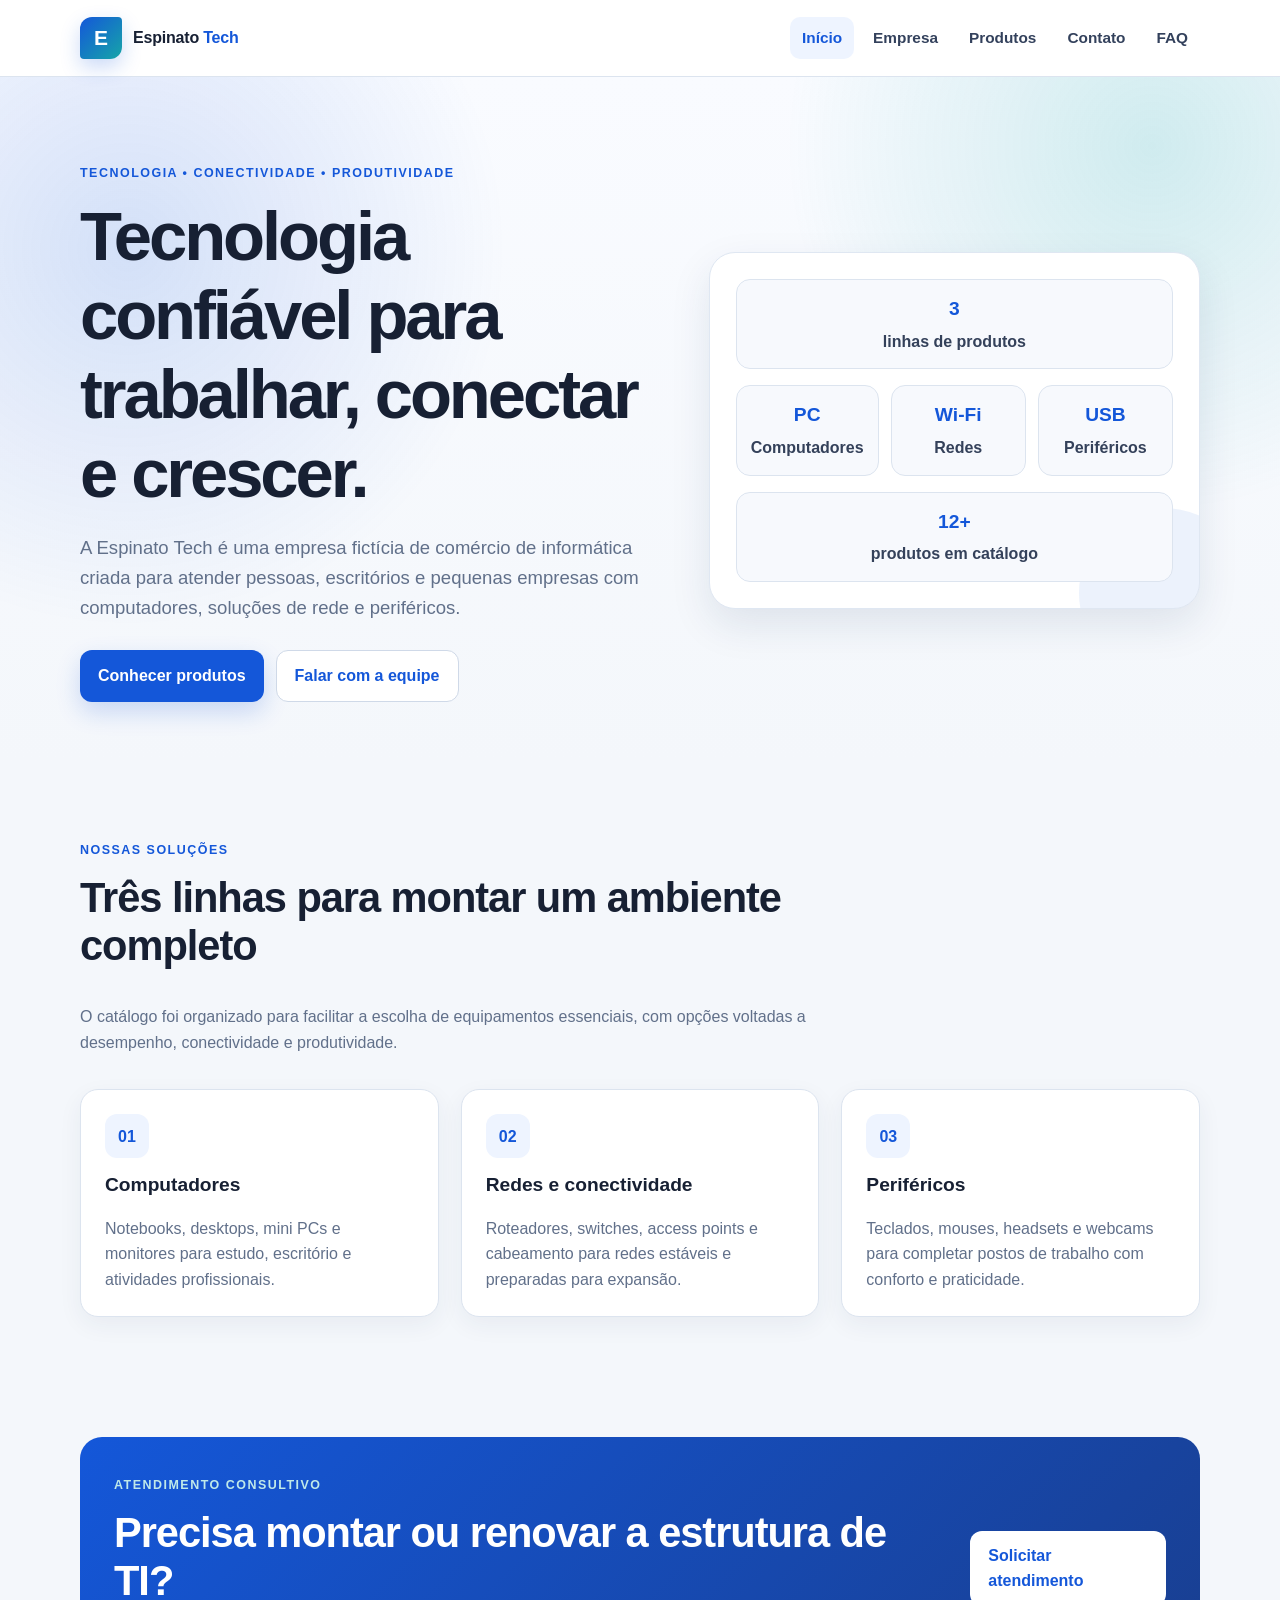
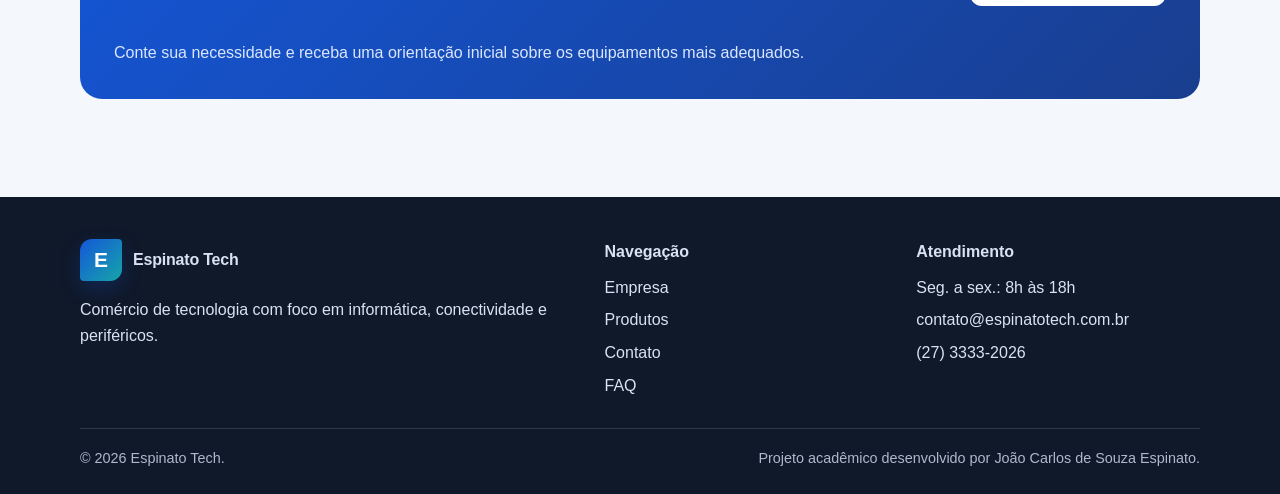
<file: index.html>
<!doctype html>
<html lang="pt-BR">
<head>
  <meta charset="utf-8">
  <meta name="viewport" content="width=device-width, initial-scale=1">
  <meta name="description" content="Espinato Tech - comércio de informática, redes e periféricos. Projeto acadêmico de site desenvolvido do zero.">
  <title>Espinato Tech | Tecnologia para o seu negócio</title>
  <link rel="stylesheet" href="assets/styles.css">
</head>
<body>
<a class="skip-link" href="#conteudo">Ir para o conteúdo</a>
<header class="site-header">
  <div class="container header-inner">
    <a class="brand" href="index.html" aria-label="Espinato Tech - página inicial"><span class="brand-mark" aria-hidden="true">E</span><span class="brand-name">Espinato <span>Tech</span></span></a>
    <button class="menu-button" aria-expanded="false" aria-label="Abrir menu">☰ Menu</button>
    <nav class="site-nav" aria-label="Navegação principal">
      <a class="active" href="index.html">Início</a><a href="empresa.html">Empresa</a><a href="produtos.html">Produtos</a><a href="contato.html">Contato</a><a href="faq.html">FAQ</a>
    </nav>
  </div>
</header>
<main id="conteudo">
  <section class="hero">
    <div class="container hero-grid">
      <div>
        <span class="eyebrow">Tecnologia • Conectividade • Produtividade</span>
        <h1>Tecnologia confiável para trabalhar, conectar e crescer.</h1>
        <p class="lead">A Espinato Tech é uma empresa fictícia de comércio de informática criada para atender pessoas, escritórios e pequenas empresas com computadores, soluções de rede e periféricos.</p>
        <div class="hero-actions"><a class="btn btn-primary" href="produtos.html">Conhecer produtos</a><a class="btn btn-secondary" href="contato.html">Falar com a equipe</a></div>
      </div>
      <aside class="hero-card" aria-label="Principais linhas de produtos">
        <div class="network-illustration">
          <div class="net-node"><strong>3</strong>linhas de produtos</div>
          <div class="net-row">
            <div class="net-node"><strong>PC</strong>Computadores</div>
            <div class="net-node"><strong>Wi-Fi</strong>Redes</div>
            <div class="net-node"><strong>USB</strong>Periféricos</div>
          </div>
          <div class="net-node"><strong>12+</strong>produtos em catálogo</div>
        </div>
      </aside>
    </div>
  </section>

  <section class="section">
    <div class="container">
      <div class="section-head"><span class="eyebrow">Nossas soluções</span><h2>Três linhas para montar um ambiente completo</h2><p>O catálogo foi organizado para facilitar a escolha de equipamentos essenciais, com opções voltadas a desempenho, conectividade e produtividade.</p></div>
      <div class="grid-3">
        <article class="card"><div class="icon-chip">01</div><h3>Computadores</h3><p>Notebooks, desktops, mini PCs e monitores para estudo, escritório e atividades profissionais.</p></article>
        <article class="card"><div class="icon-chip">02</div><h3>Redes e conectividade</h3><p>Roteadores, switches, access points e cabeamento para redes estáveis e preparadas para expansão.</p></article>
        <article class="card"><div class="icon-chip">03</div><h3>Periféricos</h3><p>Teclados, mouses, headsets e webcams para completar postos de trabalho com conforto e praticidade.</p></article>
      </div>
    </div>
  </section>

  <section class="section-tight">
    <div class="container callout">
      <div><span class="eyebrow" style="color:#bfe9e9">Atendimento consultivo</span><h2>Precisa montar ou renovar a estrutura de TI?</h2><p>Conte sua necessidade e receba uma orientação inicial sobre os equipamentos mais adequados.</p></div>
      <a class="btn btn-secondary" href="contato.html">Solicitar atendimento</a>
    </div>
  </section>
</main>
<footer class="site-footer">
  <div class="container"><div class="footer-grid"><div><a class="brand" href="index.html"><span class="brand-mark">E</span><span>Espinato Tech</span></a><p>Comércio de tecnologia com foco em informática, conectividade e periféricos.</p></div><div><strong>Navegação</strong><ul><li><a href="empresa.html">Empresa</a></li><li><a href="produtos.html">Produtos</a></li><li><a href="contato.html">Contato</a></li><li><a href="faq.html">FAQ</a></li></ul></div><div><strong>Atendimento</strong><ul><li>Seg. a sex.: 8h às 18h</li><li>contato@espinatotech.com.br</li><li>(27) 3333-2026</li></ul></div></div><div class="footer-bottom"><span>© 2026 Espinato Tech.</span><span>Projeto acadêmico desenvolvido por João Carlos de Souza Espinato.</span></div></div>
</footer>
<script src="assets/script.js"></script>
</body>
</html>
</file>
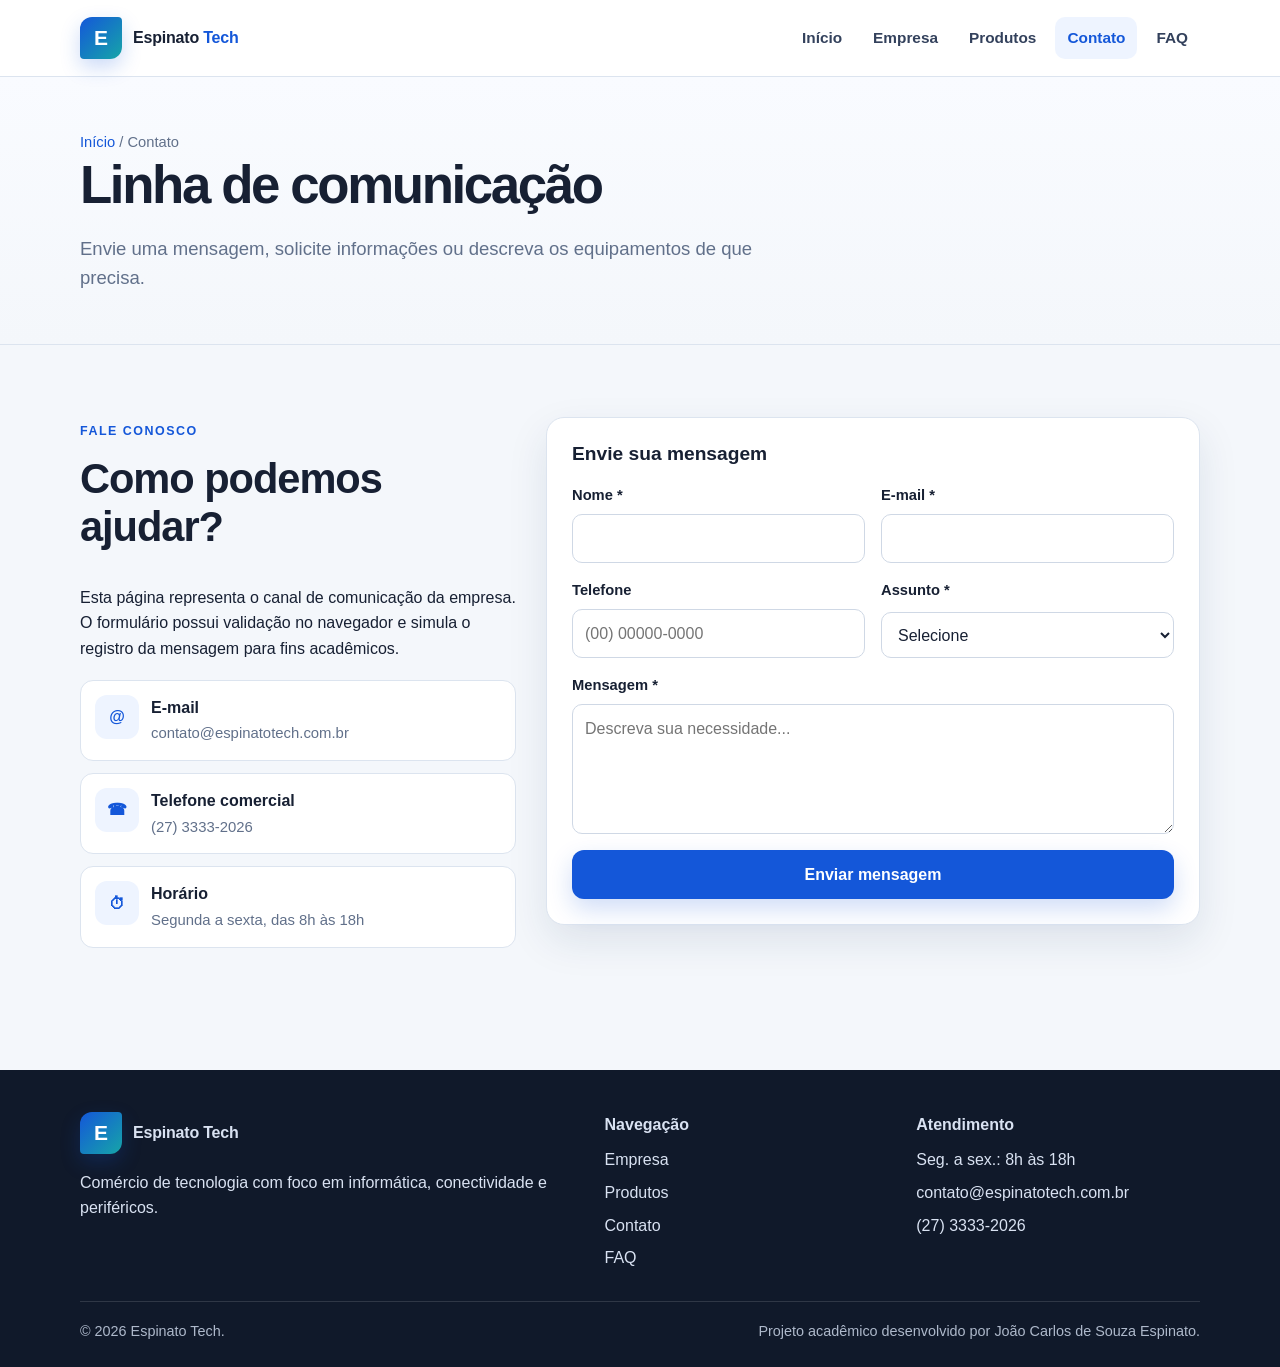
<file: contato.html>
<!doctype html>
<html lang="pt-BR">
<head><meta charset="utf-8"><meta name="viewport" content="width=device-width, initial-scale=1"><meta name="description" content="Entre em contato com a Espinato Tech."><title>Contato | Espinato Tech</title><link rel="stylesheet" href="assets/styles.css"></head>
<body>
<a class="skip-link" href="#conteudo">Ir para o conteúdo</a>
<header class="site-header"><div class="container header-inner"><a class="brand" href="index.html"><span class="brand-mark">E</span><span class="brand-name">Espinato <span>Tech</span></span></a><button class="menu-button" aria-expanded="false" aria-label="Abrir menu">☰ Menu</button><nav class="site-nav"><a href="index.html">Início</a><a href="empresa.html">Empresa</a><a href="produtos.html">Produtos</a><a class="active" href="contato.html">Contato</a><a href="faq.html">FAQ</a></nav></div></header>
<main id="conteudo">
  <section class="page-hero"><div class="container"><div class="breadcrumb"><a href="index.html">Início</a> / Contato</div><h1>Linha de comunicação</h1><p class="lead">Envie uma mensagem, solicite informações ou descreva os equipamentos de que precisa.</p></div></section>
  <section class="section"><div class="container contact-layout"><div><span class="eyebrow">Fale conosco</span><h2>Como podemos ajudar?</h2><p>Esta página representa o canal de comunicação da empresa. O formulário possui validação no navegador e simula o registro da mensagem para fins acadêmicos.</p><div class="contact-list"><div class="contact-item"><div class="icon-chip" style="margin:0">@</div><div><strong>E-mail</strong><span>contato@espinatotech.com.br</span></div></div><div class="contact-item"><div class="icon-chip" style="margin:0">☎</div><div><strong>Telefone comercial</strong><span>(27) 3333-2026</span></div></div><div class="contact-item"><div class="icon-chip" style="margin:0">⏱</div><div><strong>Horário</strong><span>Segunda a sexta, das 8h às 18h</span></div></div></div></div>
  <form class="form-card" id="contact-form"><h3>Envie sua mensagem</h3><div class="form-grid"><div class="field"><label for="nome">Nome *</label><input id="nome" name="nome" autocomplete="name" required></div><div class="field"><label for="email">E-mail *</label><input id="email" name="email" type="email" autocomplete="email" required></div><div class="field"><label for="telefone">Telefone</label><input id="telefone" name="telefone" type="tel" autocomplete="tel" placeholder="(00) 00000-0000"></div><div class="field"><label for="assunto">Assunto *</label><select id="assunto" name="assunto" required><option value="">Selecione</option><option>Informações sobre produtos</option><option>Solicitação de orçamento</option><option>Suporte pré-venda</option><option>Outros assuntos</option></select></div><div class="field full"><label for="mensagem">Mensagem *</label><textarea id="mensagem" name="mensagem" required placeholder="Descreva sua necessidade..."></textarea></div><div class="field full"><button class="btn btn-primary" type="submit">Enviar mensagem</button></div></div><div id="form-message" class="form-message" role="status"></div></form>
  </div></section>
</main>
<footer class="site-footer"><div class="container"><div class="footer-grid"><div><a class="brand" href="index.html"><span class="brand-mark">E</span><span>Espinato Tech</span></a><p>Comércio de tecnologia com foco em informática, conectividade e periféricos.</p></div><div><strong>Navegação</strong><ul><li><a href="empresa.html">Empresa</a></li><li><a href="produtos.html">Produtos</a></li><li><a href="contato.html">Contato</a></li><li><a href="faq.html">FAQ</a></li></ul></div><div><strong>Atendimento</strong><ul><li>Seg. a sex.: 8h às 18h</li><li>contato@espinatotech.com.br</li><li>(27) 3333-2026</li></ul></div></div><div class="footer-bottom"><span>© 2026 Espinato Tech.</span><span>Projeto acadêmico desenvolvido por João Carlos de Souza Espinato.</span></div></div></footer>
<script src="assets/script.js"></script></body></html>
</file>
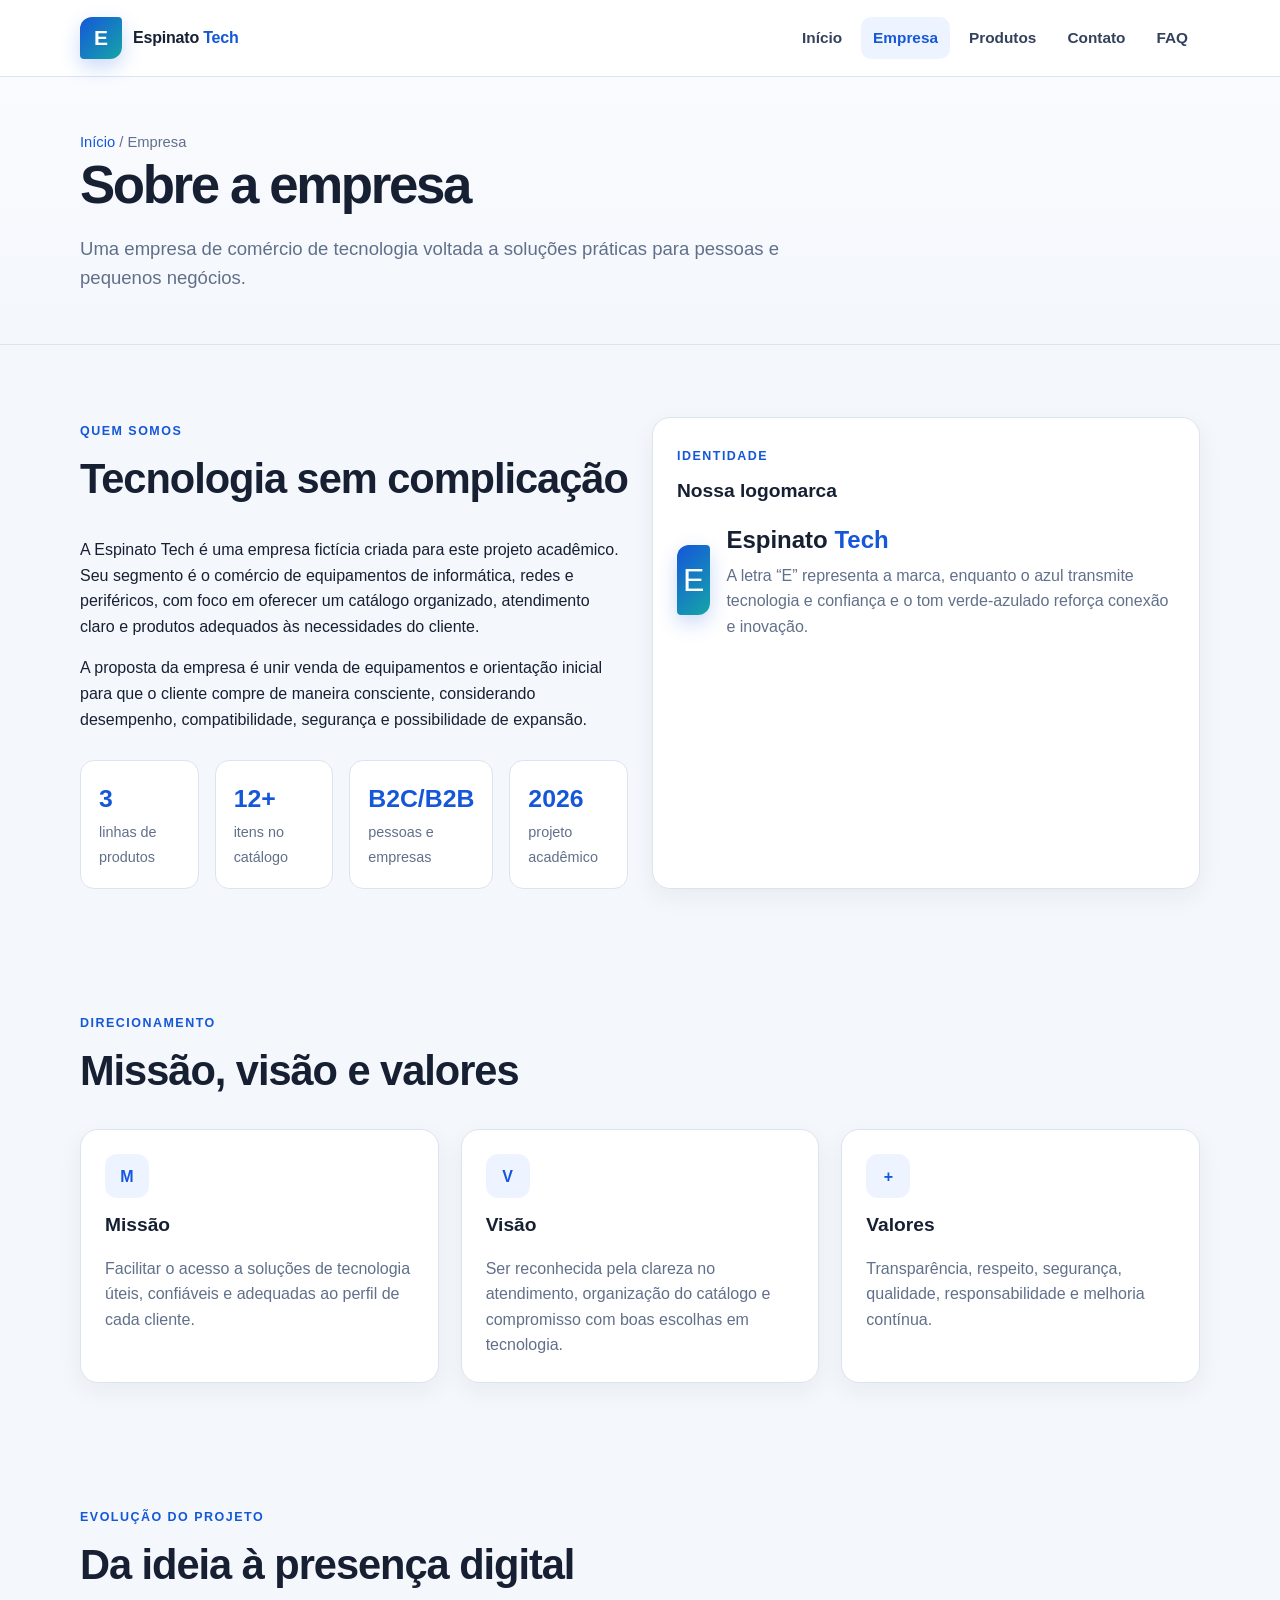
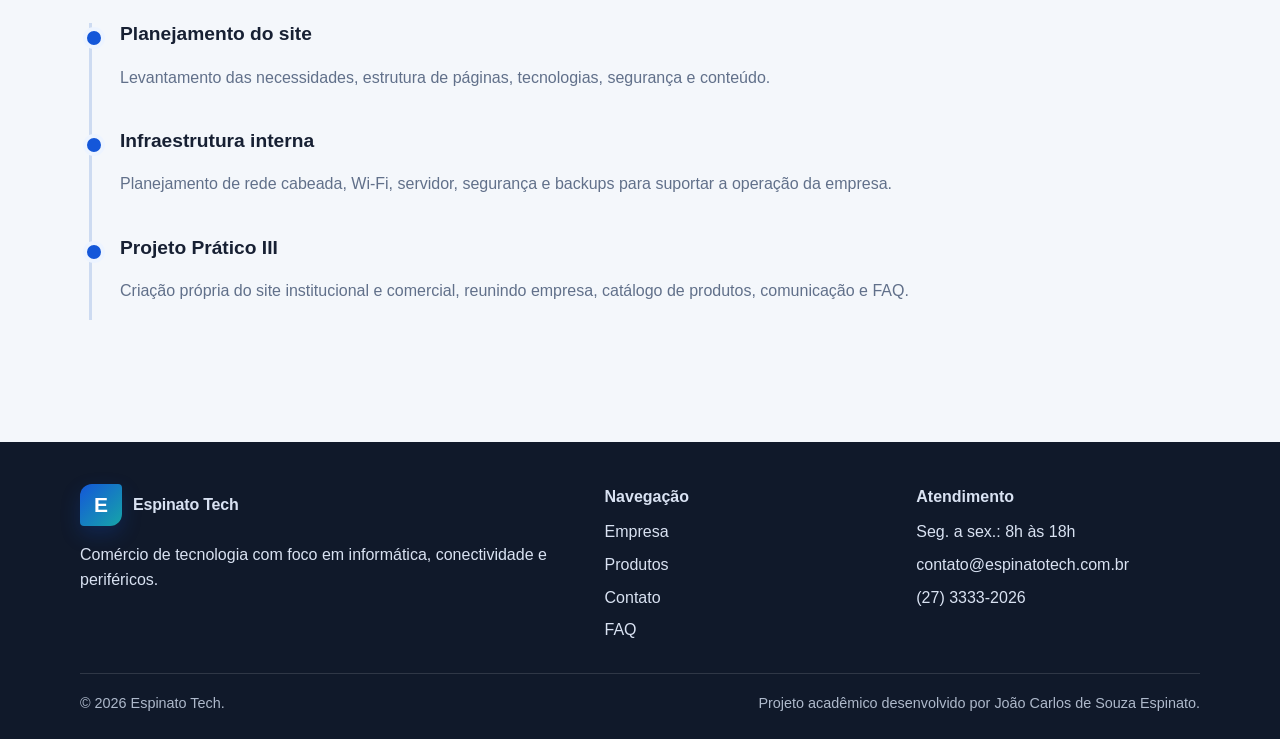
<file: empresa.html>
<!doctype html>
<html lang="pt-BR">
<head><meta charset="utf-8"><meta name="viewport" content="width=device-width, initial-scale=1"><meta name="description" content="Conheça a Espinato Tech, sua proposta, missão, visão e valores."><title>Empresa | Espinato Tech</title><link rel="stylesheet" href="assets/styles.css"></head>
<body>
<a class="skip-link" href="#conteudo">Ir para o conteúdo</a>
<header class="site-header"><div class="container header-inner"><a class="brand" href="index.html"><span class="brand-mark">E</span><span class="brand-name">Espinato <span>Tech</span></span></a><button class="menu-button" aria-expanded="false" aria-label="Abrir menu">☰ Menu</button><nav class="site-nav"><a href="index.html">Início</a><a class="active" href="empresa.html">Empresa</a><a href="produtos.html">Produtos</a><a href="contato.html">Contato</a><a href="faq.html">FAQ</a></nav></div></header>
<main id="conteudo">
  <section class="page-hero"><div class="container"><div class="breadcrumb"><a href="index.html">Início</a> / Empresa</div><h1>Sobre a empresa</h1><p class="lead">Uma empresa de comércio de tecnologia voltada a soluções práticas para pessoas e pequenos negócios.</p></div></section>
  <section class="section"><div class="container grid-2"><div><span class="eyebrow">Quem somos</span><h2>Tecnologia sem complicação</h2><p>A Espinato Tech é uma empresa fictícia criada para este projeto acadêmico. Seu segmento é o comércio de equipamentos de informática, redes e periféricos, com foco em oferecer um catálogo organizado, atendimento claro e produtos adequados às necessidades do cliente.</p><p>A proposta da empresa é unir venda de equipamentos e orientação inicial para que o cliente compre de maneira consciente, considerando desempenho, compatibilidade, segurança e possibilidade de expansão.</p><div class="stats"><div class="stat"><strong>3</strong><span>linhas de produtos</span></div><div class="stat"><strong>12+</strong><span>itens no catálogo</span></div><div class="stat"><strong>B2C/B2B</strong><span>pessoas e empresas</span></div><div class="stat"><strong>2026</strong><span>projeto acadêmico</span></div></div></div><aside class="card"><span class="eyebrow">Identidade</span><h3>Nossa logomarca</h3><div style="display:flex;align-items:center;gap:16px;margin:18px 0"><span class="brand-mark" style="width:70px;height:70px;font-size:32px">E</span><div><strong style="font-size:1.5rem">Espinato <span style="color:var(--primary)">Tech</span></strong><p style="margin:.2rem 0 0">A letra “E” representa a marca, enquanto o azul transmite tecnologia e confiança e o tom verde-azulado reforça conexão e inovação.</p></div></div></aside></div></section>
  <section class="section-tight"><div class="container"><div class="section-head"><span class="eyebrow">Direcionamento</span><h2>Missão, visão e valores</h2></div><div class="grid-3"><article class="card"><div class="icon-chip">M</div><h3>Missão</h3><p>Facilitar o acesso a soluções de tecnologia úteis, confiáveis e adequadas ao perfil de cada cliente.</p></article><article class="card"><div class="icon-chip">V</div><h3>Visão</h3><p>Ser reconhecida pela clareza no atendimento, organização do catálogo e compromisso com boas escolhas em tecnologia.</p></article><article class="card"><div class="icon-chip">+</div><h3>Valores</h3><p>Transparência, respeito, segurança, qualidade, responsabilidade e melhoria contínua.</p></article></div></div></section>
  <section class="section"><div class="container"><div class="section-head"><span class="eyebrow">Evolução do projeto</span><h2>Da ideia à presença digital</h2></div><div class="timeline"><article><h3>Planejamento do site</h3><p>Levantamento das necessidades, estrutura de páginas, tecnologias, segurança e conteúdo.</p></article><article><h3>Infraestrutura interna</h3><p>Planejamento de rede cabeada, Wi‑Fi, servidor, segurança e backups para suportar a operação da empresa.</p></article><article><h3>Projeto Prático III</h3><p>Criação própria do site institucional e comercial, reunindo empresa, catálogo de produtos, comunicação e FAQ.</p></article></div></div></section>
</main>
<footer class="site-footer"><div class="container"><div class="footer-grid"><div><a class="brand" href="index.html"><span class="brand-mark">E</span><span>Espinato Tech</span></a><p>Comércio de tecnologia com foco em informática, conectividade e periféricos.</p></div><div><strong>Navegação</strong><ul><li><a href="empresa.html">Empresa</a></li><li><a href="produtos.html">Produtos</a></li><li><a href="contato.html">Contato</a></li><li><a href="faq.html">FAQ</a></li></ul></div><div><strong>Atendimento</strong><ul><li>Seg. a sex.: 8h às 18h</li><li>contato@espinatotech.com.br</li><li>(27) 3333-2026</li></ul></div></div><div class="footer-bottom"><span>© 2026 Espinato Tech.</span><span>Projeto acadêmico desenvolvido por João Carlos de Souza Espinato.</span></div></div></footer>
<script src="assets/script.js"></script></body></html>
</file>
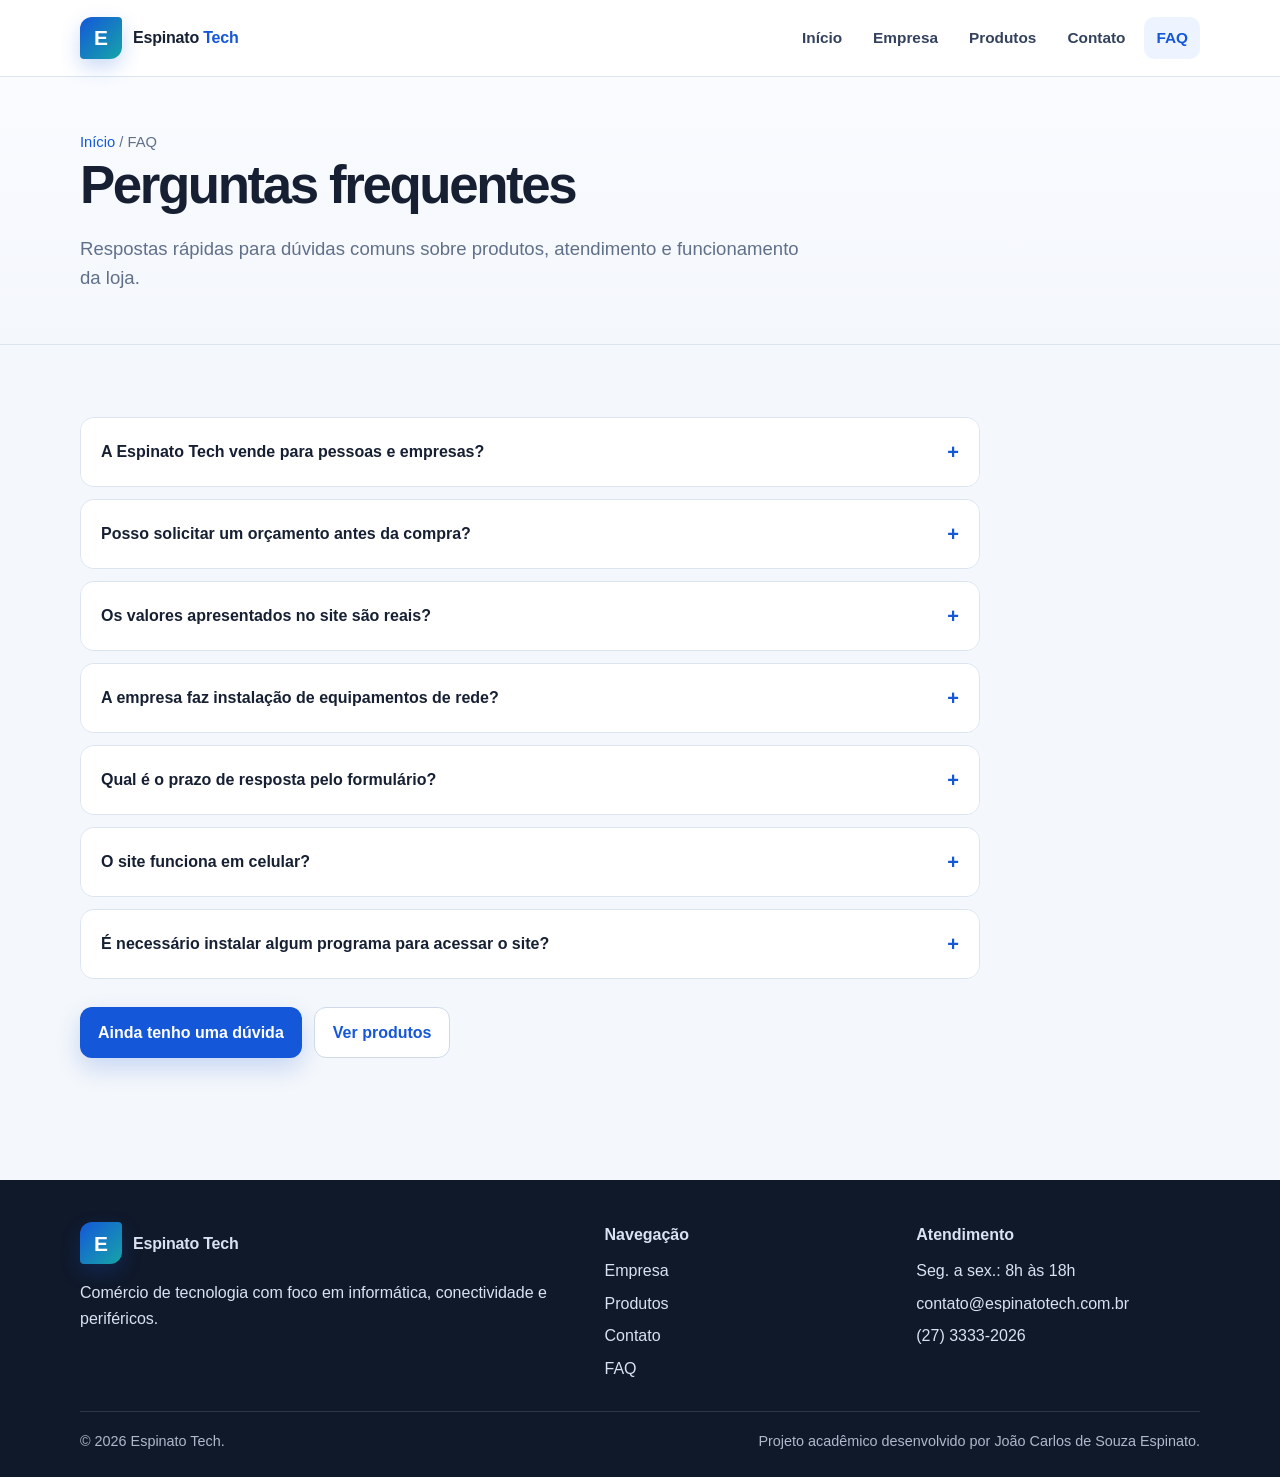
<file: faq.html>
<!doctype html>
<html lang="pt-BR">
<head><meta charset="utf-8"><meta name="viewport" content="width=device-width, initial-scale=1"><meta name="description" content="Perguntas frequentes da Espinato Tech."><title>FAQ | Espinato Tech</title><link rel="stylesheet" href="assets/styles.css"></head>
<body>
<a class="skip-link" href="#conteudo">Ir para o conteúdo</a>
<header class="site-header"><div class="container header-inner"><a class="brand" href="index.html"><span class="brand-mark">E</span><span class="brand-name">Espinato <span>Tech</span></span></a><button class="menu-button" aria-expanded="false" aria-label="Abrir menu">☰ Menu</button><nav class="site-nav"><a href="index.html">Início</a><a href="empresa.html">Empresa</a><a href="produtos.html">Produtos</a><a href="contato.html">Contato</a><a class="active" href="faq.html">FAQ</a></nav></div></header>
<main id="conteudo">
  <section class="page-hero"><div class="container"><div class="breadcrumb"><a href="index.html">Início</a> / FAQ</div><h1>Perguntas frequentes</h1><p class="lead">Respostas rápidas para dúvidas comuns sobre produtos, atendimento e funcionamento da loja.</p></div></section>
  <section class="section"><div class="container"><div class="faq-list">
    <article class="faq-item"><button class="faq-question" aria-expanded="false"><span>A Espinato Tech vende para pessoas e empresas?</span><span>+</span></button><div class="faq-answer"><p>Sim. O catálogo foi pensado para atender clientes individuais e pequenas empresas, com produtos de informática, redes e periféricos.</p></div></article>
    <article class="faq-item"><button class="faq-question" aria-expanded="false"><span>Posso solicitar um orçamento antes da compra?</span><span>+</span></button><div class="faq-answer"><p>Sim. Na página Produtos é possível selecionar itens e, em seguida, acessar a página Contato para enviar a solicitação de orçamento.</p></div></article>
    <article class="faq-item"><button class="faq-question" aria-expanded="false"><span>Os valores apresentados no site são reais?</span><span>+</span></button><div class="faq-answer"><p>Não. Este é um projeto acadêmico, portanto os nomes dos produtos, valores e dados comerciais são fictícios e servem apenas para demonstrar o funcionamento do site.</p></div></article>
    <article class="faq-item"><button class="faq-question" aria-expanded="false"><span>A empresa faz instalação de equipamentos de rede?</span><span>+</span></button><div class="faq-answer"><p>O site apresenta equipamentos de rede e permite solicitar orientação ou orçamento. Serviços adicionais dependeriam de avaliação específica do ambiente do cliente.</p></div></article>
    <article class="faq-item"><button class="faq-question" aria-expanded="false"><span>Qual é o prazo de resposta pelo formulário?</span><span>+</span></button><div class="faq-answer"><p>Em uma operação real, a proposta seria responder em até um dia útil. Nesta versão acadêmica, o envio do formulário é apenas simulado no navegador.</p></div></article>
    <article class="faq-item"><button class="faq-question" aria-expanded="false"><span>O site funciona em celular?</span><span>+</span></button><div class="faq-answer"><p>Sim. O layout foi desenvolvido de forma responsiva para se adaptar a computadores, tablets e smartphones.</p></div></article>
    <article class="faq-item"><button class="faq-question" aria-expanded="false"><span>É necessário instalar algum programa para acessar o site?</span><span>+</span></button><div class="faq-answer"><p>Não. O site utiliza HTML, CSS e JavaScript e pode ser aberto diretamente em navegadores modernos.</p></div></article>
  </div><div class="inline-actions"><a class="btn btn-primary" href="contato.html">Ainda tenho uma dúvida</a><a class="btn btn-secondary" href="produtos.html">Ver produtos</a></div></div></section>
</main>
<footer class="site-footer"><div class="container"><div class="footer-grid"><div><a class="brand" href="index.html"><span class="brand-mark">E</span><span>Espinato Tech</span></a><p>Comércio de tecnologia com foco em informática, conectividade e periféricos.</p></div><div><strong>Navegação</strong><ul><li><a href="empresa.html">Empresa</a></li><li><a href="produtos.html">Produtos</a></li><li><a href="contato.html">Contato</a></li><li><a href="faq.html">FAQ</a></li></ul></div><div><strong>Atendimento</strong><ul><li>Seg. a sex.: 8h às 18h</li><li>contato@espinatotech.com.br</li><li>(27) 3333-2026</li></ul></div></div><div class="footer-bottom"><span>© 2026 Espinato Tech.</span><span>Projeto acadêmico desenvolvido por João Carlos de Souza Espinato.</span></div></div></footer>
<script src="assets/script.js"></script></body></html>
</file>
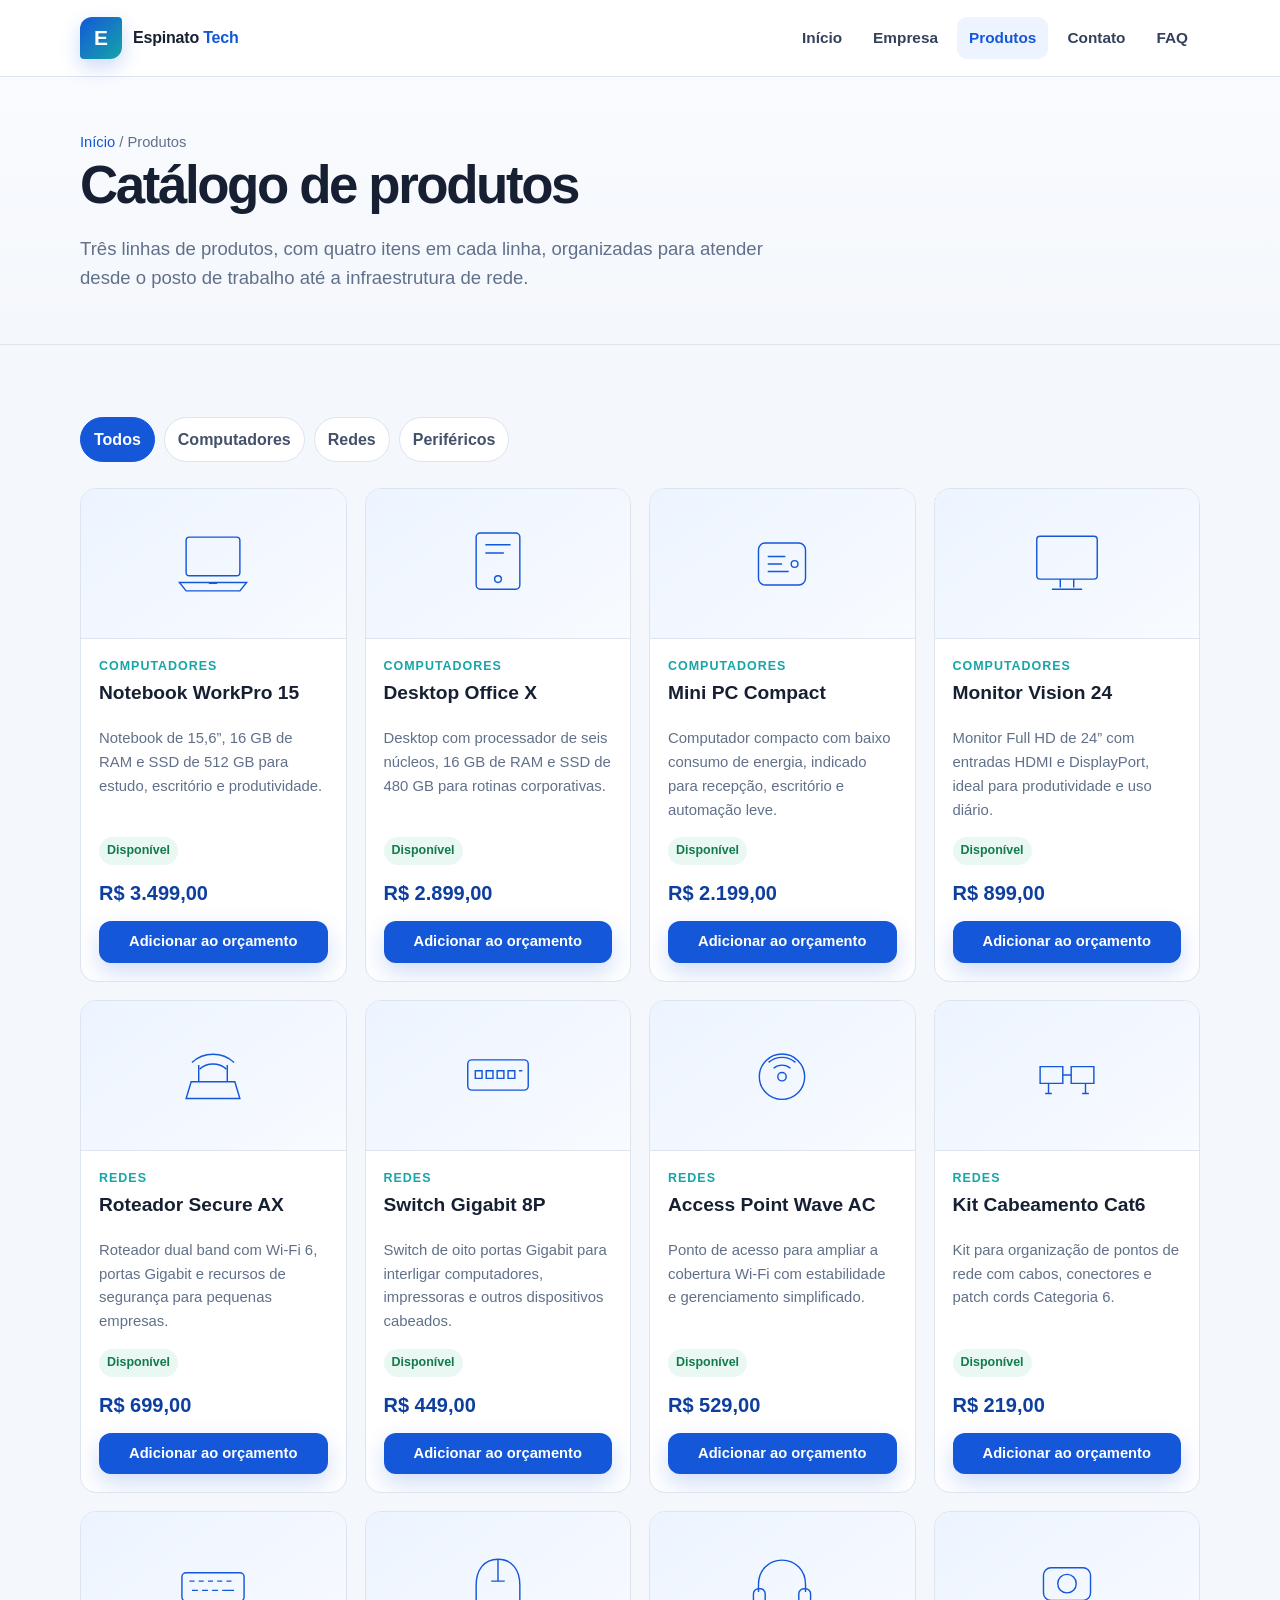
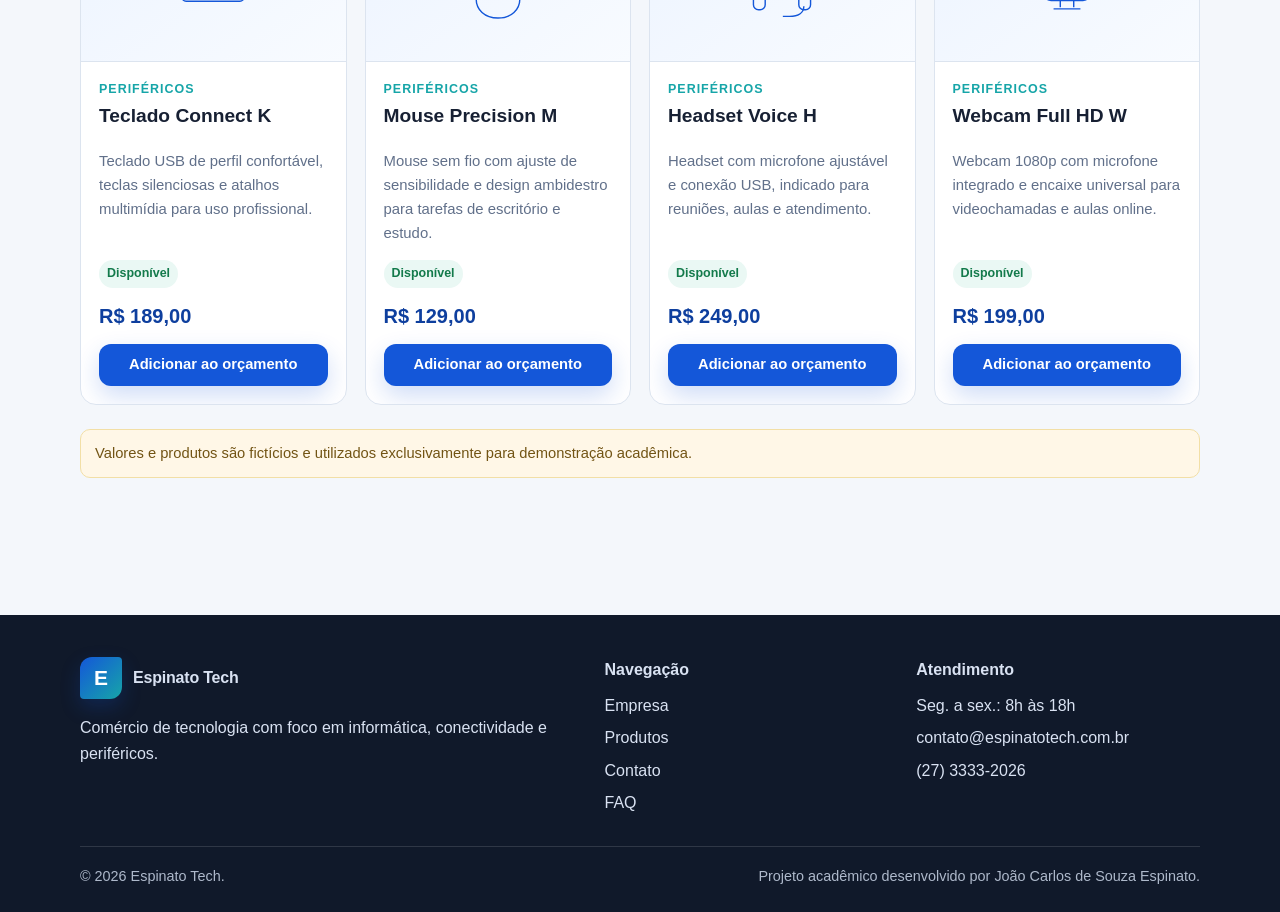
<file: produtos.html>
<!doctype html>
<html lang="pt-BR">
<head><meta charset="utf-8"><meta name="viewport" content="width=device-width, initial-scale=1"><meta name="description" content="Catálogo Espinato Tech com computadores, equipamentos de rede e periféricos."><title>Produtos | Espinato Tech</title><link rel="stylesheet" href="assets/styles.css"></head>
<body>
<a class="skip-link" href="#conteudo">Ir para o conteúdo</a>
<header class="site-header"><div class="container header-inner"><a class="brand" href="index.html"><span class="brand-mark">E</span><span class="brand-name">Espinato <span>Tech</span></span></a><button class="menu-button" aria-expanded="false" aria-label="Abrir menu">☰ Menu</button><nav class="site-nav"><a href="index.html">Início</a><a href="empresa.html">Empresa</a><a class="active" href="produtos.html">Produtos</a><a href="contato.html">Contato</a><a href="faq.html">FAQ</a></nav></div></header>
<main id="conteudo">
  <section class="page-hero"><div class="container"><div class="breadcrumb"><a href="index.html">Início</a> / Produtos</div><h1>Catálogo de produtos</h1><p class="lead">Três linhas de produtos, com quatro itens em cada linha, organizadas para atender desde o posto de trabalho até a infraestrutura de rede.</p></div></section>
  <section class="section"><div class="container"><div class="products-toolbar" aria-label="Filtros do catálogo"><button class="filter-btn active" data-filter="todos">Todos</button><button class="filter-btn" data-filter="computadores">Computadores</button><button class="filter-btn" data-filter="redes">Redes</button><button class="filter-btn" data-filter="perifericos">Periféricos</button></div>
  <div class="product-grid">
    <article class="product-card" data-category="computadores"><div class="product-visual"><svg viewBox="0 0 100 100" aria-hidden="true"><rect x="18" y="18" width="64" height="46" rx="4"/><path d="M10 72h80l-8 10H18z"/><path d="M45 73h10"/></svg></div><div class="product-body"><span class="product-category">Computadores</span><h3>Notebook WorkPro 15</h3><p>Notebook de 15,6”, 16 GB de RAM e SSD de 512 GB para estudo, escritório e produtividade.</p><span class="badge">Disponível</span><div class="price">R$ 3.499,00</div><button class="btn btn-primary btn-small add-cart">Adicionar ao orçamento</button></div></article>
    <article class="product-card" data-category="computadores"><div class="product-visual"><svg viewBox="0 0 100 100" aria-hidden="true"><rect x="24" y="13" width="52" height="67" rx="5"/><circle cx="50" cy="68" r="4"/><path d="M35 27h30M35 37h22"/></svg></div><div class="product-body"><span class="product-category">Computadores</span><h3>Desktop Office X</h3><p>Desktop com processador de seis núcleos, 16 GB de RAM e SSD de 480 GB para rotinas corporativas.</p><span class="badge">Disponível</span><div class="price">R$ 2.899,00</div><button class="btn btn-primary btn-small add-cart">Adicionar ao orçamento</button></div></article>
    <article class="product-card" data-category="computadores"><div class="product-visual"><svg viewBox="0 0 100 100" aria-hidden="true"><rect x="22" y="25" width="56" height="50" rx="8"/><circle cx="65" cy="50" r="4"/><path d="M33 41h21M33 50h17M33 59h25"/></svg></div><div class="product-body"><span class="product-category">Computadores</span><h3>Mini PC Compact</h3><p>Computador compacto com baixo consumo de energia, indicado para recepção, escritório e automação leve.</p><span class="badge">Disponível</span><div class="price">R$ 2.199,00</div><button class="btn btn-primary btn-small add-cart">Adicionar ao orçamento</button></div></article>
    <article class="product-card" data-category="computadores"><div class="product-visual"><svg viewBox="0 0 100 100" aria-hidden="true"><rect x="14" y="17" width="72" height="51" rx="4"/><path d="M42 68v10M58 68v10M32 80h36"/></svg></div><div class="product-body"><span class="product-category">Computadores</span><h3>Monitor Vision 24</h3><p>Monitor Full HD de 24” com entradas HDMI e DisplayPort, ideal para produtividade e uso diário.</p><span class="badge">Disponível</span><div class="price">R$ 899,00</div><button class="btn btn-primary btn-small add-cart">Adicionar ao orçamento</button></div></article>

    <article class="product-card" data-category="redes"><div class="product-visual"><svg viewBox="0 0 100 100" aria-hidden="true"><path d="M24 58h52l6 20H18z"/><path d="M33 58V38M67 58V38"/><path d="M25 35c14-13 36-13 50 0M34 43c9-8 23-8 32 0"/></svg></div><div class="product-body"><span class="product-category">Redes</span><h3>Roteador Secure AX</h3><p>Roteador dual band com Wi‑Fi 6, portas Gigabit e recursos de segurança para pequenas empresas.</p><span class="badge">Disponível</span><div class="price">R$ 699,00</div><button class="btn btn-primary btn-small add-cart">Adicionar ao orçamento</button></div></article>
    <article class="product-card" data-category="redes"><div class="product-visual"><svg viewBox="0 0 100 100" aria-hidden="true"><rect x="14" y="32" width="72" height="36" rx="5"/><path d="M23 45h8v9h-8zM36 45h8v9h-8zM49 45h8v9h-8zM62 45h8v9h-8zM75 45h4"/></svg></div><div class="product-body"><span class="product-category">Redes</span><h3>Switch Gigabit 8P</h3><p>Switch de oito portas Gigabit para interligar computadores, impressoras e outros dispositivos cabeados.</p><span class="badge">Disponível</span><div class="price">R$ 449,00</div><button class="btn btn-primary btn-small add-cart">Adicionar ao orçamento</button></div></article>
    <article class="product-card" data-category="redes"><div class="product-visual"><svg viewBox="0 0 100 100" aria-hidden="true"><circle cx="50" cy="52" r="27"/><circle cx="50" cy="52" r="5"/><path d="M34 35c9-8 23-8 32 0M40 42c6-5 14-5 20 0"/></svg></div><div class="product-body"><span class="product-category">Redes</span><h3>Access Point Wave AC</h3><p>Ponto de acesso para ampliar a cobertura Wi‑Fi com estabilidade e gerenciamento simplificado.</p><span class="badge">Disponível</span><div class="price">R$ 529,00</div><button class="btn btn-primary btn-small add-cart">Adicionar ao orçamento</button></div></article>
    <article class="product-card" data-category="redes"><div class="product-visual"><svg viewBox="0 0 100 100" aria-hidden="true"><path d="M18 40h27v20H18zM55 40h27v20H55z"/><path d="M45 50h10M28 60v12M72 60v12"/><path d="M24 72h8M68 72h8"/></svg></div><div class="product-body"><span class="product-category">Redes</span><h3>Kit Cabeamento Cat6</h3><p>Kit para organização de pontos de rede com cabos, conectores e patch cords Categoria 6.</p><span class="badge">Disponível</span><div class="price">R$ 219,00</div><button class="btn btn-primary btn-small add-cart">Adicionar ao orçamento</button></div></article>

    <article class="product-card" data-category="perifericos"><div class="product-visual"><svg viewBox="0 0 100 100" aria-hidden="true"><rect x="13" y="33" width="74" height="34" rx="5"/><path d="M22 43h6M33 43h6M44 43h6M55 43h6M66 43h6M25 54h7M37 54h7M49 54h7M61 54h14"/></svg></div><div class="product-body"><span class="product-category">Periféricos</span><h3>Teclado Connect K</h3><p>Teclado USB de perfil confortável, teclas silenciosas e atalhos multimídia para uso profissional.</p><span class="badge">Disponível</span><div class="price">R$ 189,00</div><button class="btn btn-primary btn-small add-cart">Adicionar ao orçamento</button></div></article>
    <article class="product-card" data-category="perifericos"><div class="product-visual"><svg viewBox="0 0 100 100" aria-hidden="true"><path d="M50 17c17 0 26 13 26 31v16c0 13-10 23-26 23S24 77 24 64V48c0-18 9-31 26-31z"/><path d="M50 18v25M42 43h16"/></svg></div><div class="product-body"><span class="product-category">Periféricos</span><h3>Mouse Precision M</h3><p>Mouse sem fio com ajuste de sensibilidade e design ambidestro para tarefas de escritório e estudo.</p><span class="badge">Disponível</span><div class="price">R$ 129,00</div><button class="btn btn-primary btn-small add-cart">Adicionar ao orçamento</button></div></article>
    <article class="product-card" data-category="perifericos"><div class="product-visual"><svg viewBox="0 0 100 100" aria-hidden="true"><path d="M22 56V47c0-17 12-29 28-29s28 12 28 29v9"/><rect x="16" y="52" width="14" height="25" rx="6"/><rect x="70" y="52" width="14" height="25" rx="6"/><path d="M76 73c0 8-7 12-17 12h-8"/></svg></div><div class="product-body"><span class="product-category">Periféricos</span><h3>Headset Voice H</h3><p>Headset com microfone ajustável e conexão USB, indicado para reuniões, aulas e atendimento.</p><span class="badge">Disponível</span><div class="price">R$ 249,00</div><button class="btn btn-primary btn-small add-cart">Adicionar ao orçamento</button></div></article>
    <article class="product-card" data-category="perifericos"><div class="product-visual"><svg viewBox="0 0 100 100" aria-hidden="true"><rect x="22" y="27" width="56" height="39" rx="9"/><circle cx="50" cy="46" r="11"/><path d="M42 66v8M58 66v8M34 76h32"/></svg></div><div class="product-body"><span class="product-category">Periféricos</span><h3>Webcam Full HD W</h3><p>Webcam 1080p com microfone integrado e encaixe universal para videochamadas e aulas online.</p><span class="badge">Disponível</span><div class="price">R$ 199,00</div><button class="btn btn-primary btn-small add-cart">Adicionar ao orçamento</button></div></article>
  </div>
  <p class="notice" style="margin-top:24px">Valores e produtos são fictícios e utilizados exclusivamente para demonstração acadêmica.</p>
  </div></section>
</main>
<div class="cart-summary" id="cart-summary" aria-live="polite"><span><strong id="cart-count">0</strong> item(ns) no orçamento</span><a class="btn btn-primary btn-small" href="contato.html">Continuar</a><button id="clear-cart" type="button">Limpar</button></div>
<footer class="site-footer"><div class="container"><div class="footer-grid"><div><a class="brand" href="index.html"><span class="brand-mark">E</span><span>Espinato Tech</span></a><p>Comércio de tecnologia com foco em informática, conectividade e periféricos.</p></div><div><strong>Navegação</strong><ul><li><a href="empresa.html">Empresa</a></li><li><a href="produtos.html">Produtos</a></li><li><a href="contato.html">Contato</a></li><li><a href="faq.html">FAQ</a></li></ul></div><div><strong>Atendimento</strong><ul><li>Seg. a sex.: 8h às 18h</li><li>contato@espinatotech.com.br</li><li>(27) 3333-2026</li></ul></div></div><div class="footer-bottom"><span>© 2026 Espinato Tech.</span><span>Projeto acadêmico desenvolvido por João Carlos de Souza Espinato.</span></div></div></footer>
<script src="assets/script.js"></script></body></html>
</file>
<file: assets/styles.css>
:root {
  --bg: #f4f7fb;
  --surface: #ffffff;
  --surface-2: #eef4ff;
  --text: #172033;
  --muted: #61708a;
  --primary: #1457d9;
  --primary-dark: #0e3f9e;
  --accent: #16a5a8;
  --line: #dce4ef;
  --success: #137a4b;
  --shadow: 0 16px 40px rgba(24, 46, 84, .10);
  --radius: 18px;
}

* { box-sizing: border-box; }
html { scroll-behavior: smooth; }
body {
  margin: 0;
  font-family: "Segoe UI", Arial, sans-serif;
  color: var(--text);
  background: var(--bg);
  line-height: 1.6;
}
a { color: inherit; }
img, svg { max-width: 100%; }
button, input, textarea, select { font: inherit; }

.container { width: min(1120px, 92%); margin: 0 auto; }
.skip-link { position: absolute; left: -9999px; top: 0; }
.skip-link:focus { left: 12px; top: 12px; z-index: 999; background: #fff; padding: 8px 12px; border-radius: 8px; }

.site-header {
  position: sticky;
  top: 0;
  z-index: 50;
  background: rgba(255, 255, 255, .96);
  backdrop-filter: blur(10px);
  border-bottom: 1px solid var(--line);
}
.header-inner { min-height: 76px; display: flex; align-items: center; justify-content: space-between; gap: 24px; }
.brand { display: inline-flex; align-items: center; gap: 11px; text-decoration: none; font-weight: 800; letter-spacing: -.2px; }
.brand-mark {
  width: 42px;
  height: 42px;
  display: grid;
  place-items: center;
  border-radius: 12px 4px 12px 4px;
  color: #fff;
  font-size: 21px;
  background: linear-gradient(135deg, var(--primary), var(--accent));
  box-shadow: 0 8px 20px rgba(20, 87, 217, .22);
}
.brand-name span { color: var(--primary); }
.site-nav { display: flex; align-items: center; gap: 7px; }
.site-nav a {
  text-decoration: none;
  padding: 9px 12px;
  border-radius: 10px;
  color: #33415c;
  font-weight: 650;
  font-size: .96rem;
}
.site-nav a:hover, .site-nav a.active { background: var(--surface-2); color: var(--primary); }
.menu-button { display: none; border: 1px solid var(--line); background: #fff; border-radius: 10px; padding: 8px 10px; cursor: pointer; }

.hero {
  padding: 82px 0 62px;
  background:
    radial-gradient(circle at 90% 10%, rgba(22,165,168,.18), transparent 28%),
    radial-gradient(circle at 10% 25%, rgba(20,87,217,.16), transparent 30%),
    linear-gradient(180deg, #f9fbff 0%, #f4f7fb 100%);
}
.hero-grid { display: grid; grid-template-columns: 1.08fr .92fr; gap: 52px; align-items: center; }
.eyebrow { display: inline-block; color: var(--primary); font-weight: 800; text-transform: uppercase; letter-spacing: .12em; font-size: .78rem; margin-bottom: 13px; }
h1, h2, h3 { line-height: 1.15; margin-top: 0; }
h1 { font-size: clamp(2.4rem, 6vw, 4.3rem); letter-spacing: -.045em; margin-bottom: 20px; }
h2 { font-size: clamp(1.8rem, 4vw, 2.6rem); letter-spacing: -.025em; }
h3 { font-size: 1.2rem; }
.lead { font-size: 1.16rem; color: var(--muted); max-width: 720px; }
.hero-actions, .inline-actions { display: flex; flex-wrap: wrap; gap: 12px; margin-top: 28px; }
.btn {
  display: inline-flex;
  align-items: center;
  justify-content: center;
  gap: 8px;
  border: 0;
  border-radius: 12px;
  padding: 12px 18px;
  font-weight: 750;
  cursor: pointer;
  text-decoration: none;
  transition: transform .15s ease, box-shadow .15s ease, background .15s ease;
}
.btn:hover { transform: translateY(-1px); }
.btn-primary { color: #fff; background: var(--primary); box-shadow: 0 10px 24px rgba(20,87,217,.20); }
.btn-primary:hover { background: var(--primary-dark); }
.btn-secondary { color: var(--primary); background: #fff; border: 1px solid #cfd9e8; }
.btn-small { padding: 9px 12px; font-size: .92rem; }

.hero-card {
  background: var(--surface);
  border: 1px solid #dfe7f2;
  border-radius: 26px;
  padding: 26px;
  box-shadow: var(--shadow);
  position: relative;
  overflow: hidden;
}
.hero-card::after { content: ""; position: absolute; width: 170px; height: 170px; border-radius: 50%; background: rgba(20,87,217,.08); right: -50px; bottom: -70px; }
.network-illustration { display: grid; gap: 16px; position: relative; z-index: 1; }
.net-row { display: grid; grid-template-columns: repeat(3, 1fr); gap: 12px; }
.net-node { background: #f7f9fd; border: 1px solid var(--line); border-radius: 14px; padding: 14px; text-align: center; font-weight: 700; color: #34415a; }
.net-node strong { display: block; color: var(--primary); font-size: 1.2rem; margin-bottom: 4px; }

.section { padding: 72px 0; }
.section-tight { padding: 48px 0; }
.section-head { max-width: 760px; margin-bottom: 34px; }
.section-head p { color: var(--muted); }
.grid-3 { display: grid; grid-template-columns: repeat(3, 1fr); gap: 22px; }
.grid-2 { display: grid; grid-template-columns: repeat(2, 1fr); gap: 24px; }
.card { background: var(--surface); border: 1px solid var(--line); border-radius: var(--radius); padding: 24px; box-shadow: 0 8px 24px rgba(30, 55, 90, .06); }
.card p { color: var(--muted); margin-bottom: 0; }
.icon-chip { width: 44px; height: 44px; border-radius: 12px; display: grid; place-items: center; background: var(--surface-2); color: var(--primary); font-weight: 900; margin-bottom: 16px; }

.stats { display: grid; grid-template-columns: repeat(4, 1fr); gap: 16px; margin-top: 28px; }
.stat { background: #fff; border: 1px solid var(--line); border-radius: 14px; padding: 18px; }
.stat strong { display: block; color: var(--primary); font-size: 1.55rem; }
.stat span { color: var(--muted); font-size: .9rem; }

.page-hero { padding: 54px 0 32px; background: linear-gradient(180deg, #f9fbff, #f4f7fb); border-bottom: 1px solid var(--line); }
.page-hero h1 { font-size: clamp(2.2rem, 5vw, 3.3rem); margin-bottom: 12px; }
.breadcrumb { color: var(--muted); font-size: .92rem; }
.breadcrumb a { color: var(--primary); text-decoration: none; }

.products-toolbar { display: flex; flex-wrap: wrap; gap: 9px; margin: 0 0 26px; }
.filter-btn { background: #fff; border: 1px solid var(--line); color: #43516a; padding: 9px 13px; border-radius: 999px; cursor: pointer; font-weight: 700; }
.filter-btn.active { background: var(--primary); color: #fff; border-color: var(--primary); }
.product-grid { display: grid; grid-template-columns: repeat(4, 1fr); gap: 18px; }
.product-card { background: #fff; border: 1px solid var(--line); border-radius: 16px; overflow: hidden; display: flex; flex-direction: column; min-height: 100%; }
.product-visual { min-height: 150px; display: grid; place-items: center; background: linear-gradient(145deg, #edf4ff, #f8fbff); border-bottom: 1px solid var(--line); }
.product-visual svg { width: 84px; height: 84px; stroke: var(--primary); fill: none; stroke-width: 1.7; }
.product-body { padding: 18px; display: flex; flex-direction: column; flex: 1; }
.product-category { color: var(--accent); font-size: .78rem; font-weight: 800; text-transform: uppercase; letter-spacing: .08em; }
.product-card h3 { margin: 5px 0 8px; }
.product-card p { color: var(--muted); font-size: .93rem; flex: 1; }
.price { font-size: 1.25rem; font-weight: 900; color: var(--primary-dark); margin: 12px 0; }
.badge { display: inline-flex; align-self: flex-start; padding: 4px 8px; border-radius: 999px; background: #eaf8f4; color: var(--success); font-size: .78rem; font-weight: 800; }

.cart-summary { position: fixed; right: 18px; bottom: 18px; z-index: 40; background: #172033; color: #fff; border-radius: 14px; padding: 13px 16px; box-shadow: 0 14px 34px rgba(0,0,0,.22); display: none; gap: 12px; align-items: center; }
.cart-summary.show { display: flex; }
.cart-summary button { border: 0; background: #fff; color: #172033; padding: 7px 10px; border-radius: 8px; font-weight: 750; cursor: pointer; }

.timeline { border-left: 3px solid #cddbf1; margin-left: 9px; padding-left: 28px; display: grid; gap: 24px; }
.timeline article { position: relative; }
.timeline article::before { content: ""; position: absolute; left: -37px; top: 4px; width: 14px; height: 14px; border-radius: 50%; background: var(--primary); border: 4px solid #edf4ff; }
.timeline p { color: var(--muted); }

.contact-layout { display: grid; grid-template-columns: .8fr 1.2fr; gap: 30px; align-items: start; }
.contact-list { display: grid; gap: 12px; margin-top: 18px; }
.contact-item { display: flex; gap: 12px; align-items: flex-start; padding: 14px; background: #fff; border: 1px solid var(--line); border-radius: 13px; }
.contact-item strong { display: block; }
.contact-item span { color: var(--muted); font-size: .93rem; }
.form-card { background: #fff; border: 1px solid var(--line); border-radius: var(--radius); padding: 25px; box-shadow: var(--shadow); }
.form-grid { display: grid; grid-template-columns: 1fr 1fr; gap: 16px; }
.field { display: grid; gap: 6px; }
.field.full { grid-column: 1 / -1; }
label { font-weight: 700; font-size: .92rem; }
input, textarea, select { width: 100%; border: 1px solid #cfd8e5; border-radius: 10px; padding: 11px 12px; background: #fff; color: var(--text); }
input:focus, textarea:focus, select:focus { outline: 3px solid rgba(20,87,217,.13); border-color: var(--primary); }
textarea { min-height: 130px; resize: vertical; }
.form-message { margin-top: 14px; padding: 12px; border-radius: 10px; display: none; }
.form-message.success { display: block; background: #eaf8f4; color: var(--success); border: 1px solid #c9eadc; }

.faq-list { display: grid; gap: 12px; max-width: 900px; }
.faq-item { background: #fff; border: 1px solid var(--line); border-radius: 14px; overflow: hidden; }
.faq-question { width: 100%; background: #fff; border: 0; padding: 18px 20px; display: flex; justify-content: space-between; gap: 16px; align-items: center; text-align: left; font-weight: 800; cursor: pointer; color: var(--text); }
.faq-question span:last-child { color: var(--primary); font-size: 1.25rem; transition: transform .2s ease; }
.faq-answer { max-height: 0; overflow: hidden; transition: max-height .24s ease; color: var(--muted); }
.faq-answer p { padding: 0 20px 18px; margin: 0; }
.faq-item.open .faq-answer { max-height: 260px; }
.faq-item.open .faq-question span:last-child { transform: rotate(45deg); }

.callout { background: linear-gradient(135deg, var(--primary), #193e8f); color: #fff; border-radius: 22px; padding: 34px; display: flex; justify-content: space-between; align-items: center; gap: 30px; }
.callout p { color: #dbe7ff; margin-bottom: 0; }
.callout .btn-secondary { border: none; }

.site-footer { background: #10192a; color: #d9e2f2; padding: 42px 0 24px; margin-top: 50px; }
.footer-grid { display: grid; grid-template-columns: 1.4fr .8fr .8fr; gap: 28px; }
.site-footer a { color: #d9e2f2; text-decoration: none; }
.site-footer a:hover { color: #fff; }
.site-footer ul { list-style: none; padding: 0; margin: 10px 0 0; display: grid; gap: 7px; }
.footer-bottom { border-top: 1px solid rgba(255,255,255,.13); margin-top: 30px; padding-top: 18px; font-size: .9rem; color: #aeb9cb; display: flex; justify-content: space-between; gap: 15px; flex-wrap: wrap; }

.notice { padding: 12px 14px; background: #fff7e7; border: 1px solid #f2dfa6; border-radius: 10px; color: #725414; font-size: .92rem; }

@media (max-width: 900px) {
  .hero-grid, .contact-layout, .grid-3, .grid-2 { grid-template-columns: 1fr; }
  .product-grid { grid-template-columns: repeat(2, 1fr); }
  .stats { grid-template-columns: repeat(2, 1fr); }
  .footer-grid { grid-template-columns: 1fr 1fr; }
  .hero { padding-top: 58px; }
  .menu-button { display: inline-flex; }
  .site-nav { position: absolute; top: 76px; left: 0; right: 0; background: #fff; border-bottom: 1px solid var(--line); padding: 12px 4%; display: none; flex-direction: column; align-items: stretch; }
  .site-nav.open { display: flex; }
}

@media (max-width: 600px) {
  .product-grid, .form-grid, .footer-grid, .stats { grid-template-columns: 1fr; }
  .section { padding: 54px 0; }
  .callout { padding: 25px; flex-direction: column; align-items: flex-start; }
  h1 { font-size: 2.45rem; }
}
</file>
